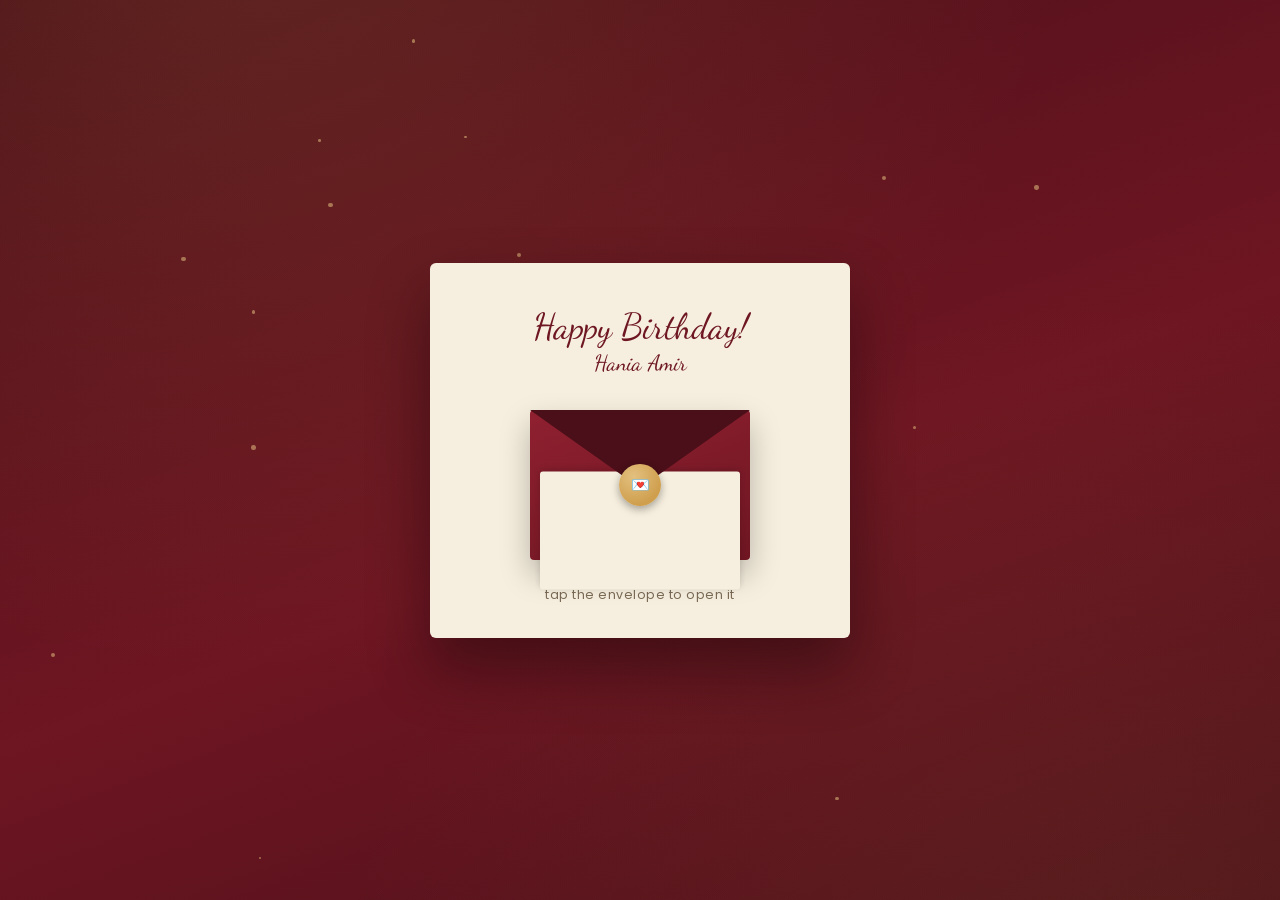
<file: envelope.html>
<!DOCTYPE html>
<html lang="en">
<head>
<meta charset="UTF-8" />
<meta name="viewport" content="width=device-width, initial-scale=1.0" />
<title>A card for you</title>
<link rel="stylesheet" href="style.css" />
<script src="config.js"></script>
<style>
  .card{
    background: var(--cream);
    color: var(--ink);
    width: min(420px, 88vw);
    padding: 42px 30px 34px;
    border-radius: 6px;
    text-align:center;
    box-shadow: 0 30px 60px var(--shadow);
    position:relative;
    z-index:2;
  }
  .card-title{
    font-family:'Dancing Script', cursive;
    font-size: 36px;
    color: var(--maroon);
    margin-bottom: 34px;
  }
  .card-title span{ display:block; font-size: 22px; margin-top:2px; }

  .envelope-wrap{
    width: 220px;
    height: 150px;
    margin: 0 auto;
    position: relative;
    cursor: pointer;
    perspective: 800px;
  }
  .env-body{
    position:absolute; inset:0;
    background: linear-gradient(160deg, var(--maroon-light), var(--maroon));
    border-radius: 4px;
    box-shadow: 0 14px 30px rgba(0,0,0,.25);
  }
  .env-flap{
    position:absolute;
    top:0; left:0; right:0;
    height: 0;
    border-left: 110px solid transparent;
    border-right: 110px solid transparent;
    border-top: 78px solid var(--maroon-deep);
    transform-origin: top center;
    transition: transform .6s cubic-bezier(.6,-0.3,.4,1.3);
    z-index: 3;
  }
  .seal{
    position:absolute;
    top: 50%; left:50%;
    width: 42px; height:42px;
    background: radial-gradient(circle at 35% 30%, var(--gold-soft), var(--gold) 70%);
    border-radius: 50%;
    transform: translate(-50%,-50%);
    box-shadow: 0 3px 8px rgba(0,0,0,.35);
    z-index: 4;
    transition: opacity .3s ease, transform .3s ease;
    display:flex; align-items:center; justify-content:center;
    font-size: 15px;
    color: var(--maroon-deep);
  }
  .letter-peek{
    position:absolute;
    left: 10px; right:10px; bottom: 6px;
    top: 26px;
    background: var(--cream);
    border-radius: 3px;
    box-shadow: 0 -2px 6px rgba(0,0,0,.15);
    transform: translateY(30%);
    transition: transform .5s ease .1s;
    z-index: 2;
  }

  .envelope-wrap.open .env-flap{ transform: rotateX(180deg); }
  .envelope-wrap.open .seal{ opacity:0; transform: translate(-50%,-50%) scale(.4); }
  .envelope-wrap.open .letter-peek{ transform: translateY(-14%); }

  .hint{
    margin-top: 26px;
    font-size: 12.5px;
    color: #7a6a55;
    letter-spacing: .04em;
  }
</style>
</head>
<body>
<div class="stage">
  <div class="sparkles" id="sparkles"></div>
  <div class="card fade-in">
    <div class="card-title">Happy Birthday!<span id="nameSpan">Bubo</span></div>

    <div class="envelope-wrap" id="envelope">
      <div class="letter-peek"></div>
      <div class="env-body"></div>
      <div class="env-flap"></div>
      <div class="seal">💌</div>
    </div>

    <div class="hint" id="hint">tap the envelope to open it</div>
  </div>
</div>

<script src="script.js"></script>
<script>
  document.getElementById("nameSpan").textContent = SURPRISE_CONFIG.recipientName;
  scatterSparkles(document.getElementById("sparkles"), 16);

  const envelope = document.getElementById("envelope");
  const hint = document.getElementById("hint");
  let opened = false;

  envelope.addEventListener("click", () => {
    if (opened) return;
    opened = true;
    envelope.classList.add("open");
    hint.textContent = "opening…";
    setTimeout(() => {
      fireConfetti(2200);
      hint.textContent = "🎉 surprise! 🎉";
    }, 500);
    setTimeout(() => {
      window.location.href = "loading.html?next=message.html";
    }, 2200);
  });
</script>
</body>
</html>
</file>
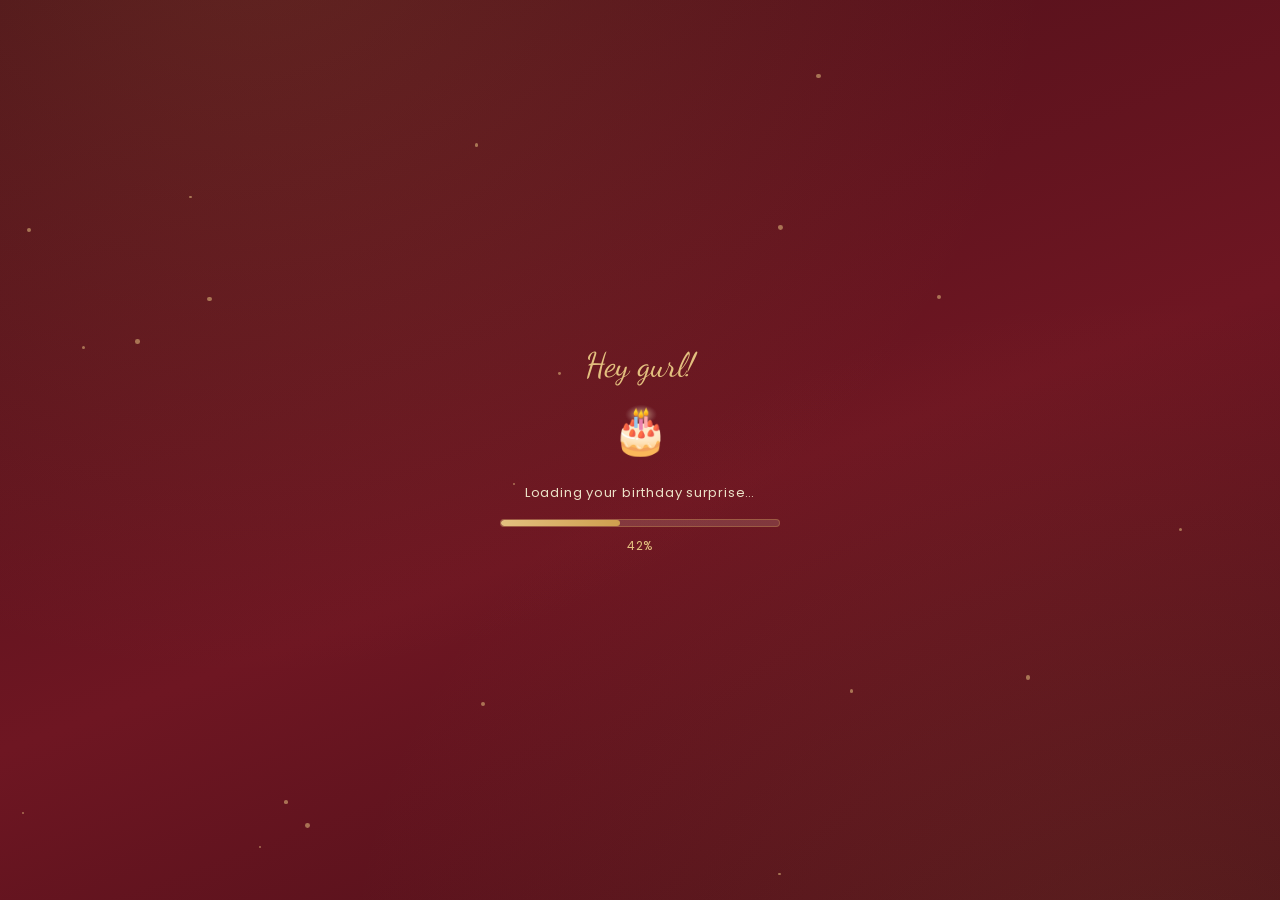
<file: loading.html>
<!DOCTYPE html>
<html lang="en">
<head>
<meta charset="UTF-8" />
<meta name="viewport" content="width=device-width, initial-scale=1.0" />
<title>Loading your surprise…</title>
<link rel="stylesheet" href="style.css" />
<style>
  .loading-card{
    text-align:center;
    position:relative;
    z-index:2;
  }
  .cake-emoji{
    font-size: 46px;
    margin: 6px 0 18px;
    display:inline-block;
    animation: bob 1.6s ease-in-out infinite;
  }
  @keyframes bob{ 0%,100%{ transform: translateY(0); } 50%{ transform: translateY(-8px); } }
  .greet{
    font-family:'Dancing Script', cursive;
    font-size: 34px;
    color: var(--gold-soft);
    margin-bottom: 4px;
  }
  .loading-label{
    font-size: 13px;
    letter-spacing:.06em;
    color: var(--cream-dim);
    margin-bottom: 16px;
  }
  .bar-track{
    width: min(280px, 70vw);
    height: 8px;
    border-radius: 999px;
    background: rgba(246,239,223,0.15);
    overflow:hidden;
    margin: 0 auto;
    border: 1px solid rgba(207,159,78,0.35);
  }
  .bar-fill{
    height:100%;
    width:0%;
    border-radius:999px;
    background: linear-gradient(90deg, var(--gold-soft), var(--gold));
    transition: width .15s linear;
  }
  .bar-pct{
    margin-top: 10px;
    font-size: 12px;
    color: var(--gold-soft);
    letter-spacing: .08em;
  }
</style>
</head>
<body>
  <div class="stage">
    <div class="sparkles" id="sparkles"></div>
    <div class="loading-card fade-in">
      <div class="greet">Hey gurl!</div>
      <div class="cake-emoji">🎂</div>
      <div class="loading-label">Loading your birthday surprise…</div>
      <div class="bar-track"><div class="bar-fill" id="barFill"></div></div>
      <div class="bar-pct" id="barPct">0%</div>
    </div>
  </div>

<script src="script.js"></script>
<script>
  scatterSparkles(document.getElementById("sparkles"), 20);

  // where to go once loading finishes — pass ?next=envelope.html in the link that opens this page
  const params = new URLSearchParams(window.location.search);
  const next = params.get("next") || "index.html";

  const fill = document.getElementById("barFill");
  const pct = document.getElementById("barPct");
  let progress = 0;

  const timer = setInterval(() => {
    // uneven increments feel more natural than a linear bar
    progress += Math.random() * 14 + 4;
    if (progress >= 100) {
      progress = 100;
      clearInterval(timer);
      setTimeout(() => { window.location.href = next; }, 350);
    }
    fill.style.width = progress + "%";
    pct.textContent = Math.floor(progress) + "%";
  }, 220);
</script>
</body>
</html>
</file>
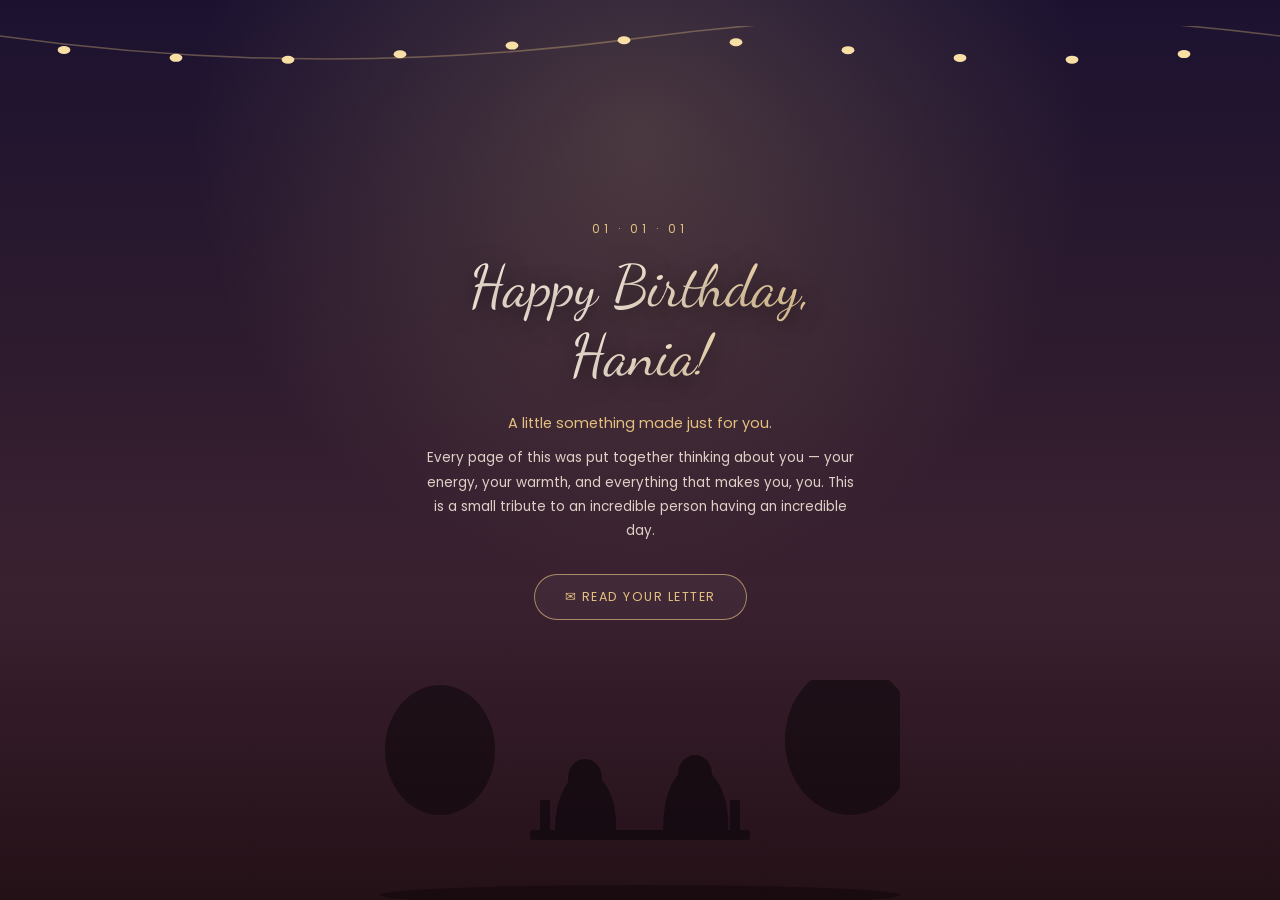
<file: message.html>
<!DOCTYPE html>
<html lang="en">
<head>
<meta charset="UTF-8" />
<meta name="viewport" content="width=device-width, initial-scale=1.0" />
<title>Happy Birthday</title>
<link rel="stylesheet" href="style.css" />
<script src="config.js"></script>
<style>
  .scene{
    min-height:100vh;
    width:100%;
    position:relative;
    overflow:hidden;
    display:flex;
    align-items:center;
    justify-content:center;
    background:
      radial-gradient(circle at 50% 15%, rgba(255,214,140,.18), transparent 45%),
      linear-gradient(180deg, #1c1230 0%, #2c1a2e 35%, #3a2130 65%, #241017 100%);
  }
  /* string lights across the top */
  .lights{ position:absolute; top:26px; left:0; right:0; height: 60px; }
  .lights svg{ width:100%; height:100%; display:block; }
  .bulb{ animation: twinkle 2.4s ease-in-out infinite; }
  @keyframes twinkle{ 0%,100%{ opacity:.55; } 50%{ opacity:1; } }

  /* silhouette figures on a bench */
  .silhouette{
    position:absolute;
    bottom: 0;
    left: 50%;
    transform: translateX(-50%);
    width: min(520px, 90vw);
    opacity: .9;
  }

  .hero-content{
    position:relative;
    z-index: 3;
    text-align:center;
    padding: 0 24px;
    margin-top: -60px;
    max-width: 520px;
  }
  .reveal{
    opacity: 0;
    transform: translateY(16px);
    animation: revealUp .8s ease forwards;
  }
  @keyframes revealUp{ to{ opacity:1; transform:none; } }

  .hero-date{
    letter-spacing:.3em;
    font-size: 12px;
    color: var(--gold-soft);
    margin-bottom: 14px;
    animation-delay: .1s;
  }
  .hero-title{
    font-family:'Dancing Script', cursive;
    font-size: clamp(34px, 7vw, 58px);
    color: #fbeee0;
    text-shadow: 0 4px 22px rgba(0,0,0,.5);
    animation-delay: .4s;
    background: linear-gradient(100deg, #fbeee0 20%, var(--gold-soft) 45%, #fbeee0 70%);
    background-size: 220% 100%;
    -webkit-background-clip: text;
    background-clip: text;
    -webkit-text-fill-color: transparent;
    animation: revealUp .8s ease forwards .4s, shimmer 5s linear infinite 1.4s;
  }
  @keyframes shimmer{ to{ background-position: -220% 0; } }
  .hero-sub{
    max-width: 440px;
    margin: 20px auto 0;
    font-size: 13.5px;
    line-height: 1.8;
    color: rgba(251,238,224,0.85);
    animation-delay: .9s;
  }
  .hero-sub em{ font-style: normal; color: var(--gold-soft); display:block; margin-bottom: 10px; font-size: 14.5px; }

  .read-btn{
    margin-top: 30px;
    display:inline-block;
    padding: 13px 30px;
    border: 1px solid rgba(227,192,127,0.65);
    border-radius: 999px;
    font-size: 12.5px;
    letter-spacing: .12em;
    color: var(--gold-soft);
    background: rgba(255,255,255,0.04);
    transition: background .25s ease, transform .2s ease;
    animation-delay: 1.4s;
  }
  .read-btn:hover{ background: rgba(227,192,127,0.15); transform: translateY(-2px); }
  .read-btn.reveal{ animation-name: revealUp, pulseGlow; animation-duration: .8s, 2.4s; animation-delay: 1.4s, 2.4s; animation-iteration-count: 1, infinite; animation-fill-mode: forwards, none; }
  @keyframes pulseGlow{ 0%,100%{ box-shadow: 0 0 0 0 rgba(227,192,127,0); } 50%{ box-shadow: 0 0 0 6px rgba(227,192,127,0.12); } }
</style>
</head>
<body>
<div class="scene">
  <div class="lights">
    <svg viewBox="0 0 800 60" preserveAspectRatio="none">
      <path d="M0,10 Q200,55 400,12 T800,10" fill="none" stroke="rgba(227,192,127,.35)" stroke-width="1.5"/>
      <g fill="#f7dfa5">
        <script>
          // bulbs drawn via JS below for even spacing
        </script>
      </g>
    </svg>
  </div>

  <svg class="silhouette" viewBox="0 0 520 220" preserveAspectRatio="xMidYMax meet">
    <!-- ground -->
    <ellipse cx="260" cy="215" rx="260" ry="10" fill="rgba(0,0,0,.35)"/>
    <!-- bench -->
    <rect x="150" y="150" width="220" height="10" rx="3" fill="#160b12"/>
    <rect x="160" y="120" width="10" height="40" fill="#160b12"/>
    <rect x="350" y="120" width="10" height="40" fill="#160b12"/>
    <!-- figure 1 -->
    <ellipse cx="205" cy="98" rx="17" ry="19" fill="#160b12"/>
    <path d="M175,150 C175,110 195,90 205,90 C218,90 238,112 236,150 Z" fill="#160b12"/>
    <!-- figure 2 -->
    <ellipse cx="315" cy="94" rx="17" ry="19" fill="#160b12"/>
    <path d="M283,150 C283,105 300,86 315,86 C330,86 350,108 348,150 Z" fill="#160b12"/>
    <!-- tree hints -->
    <ellipse cx="60" cy="70" rx="55" ry="65" fill="rgba(10,4,8,.55)"/>
    <ellipse cx="470" cy="60" rx="65" ry="75" fill="rgba(10,4,8,.55)"/>
  </svg>

  <div class="hero-content">
    <div class="hero-date reveal" id="heroDate">01 · 01 · 01</div>
    <div class="hero-title reveal" id="heroHeadline">Happy Birthday Baby!</div>
    <div class="hero-sub reveal">
      <em id="heroSub1">—</em>
      <span id="heroSub2"></span>
    </div>
    <a class="read-btn reveal" href="loading.html?next=letter.html">✉ READ YOUR LETTER</a>
  </div>
</div>

<script src="script.js"></script>
<script>
  document.getElementById("heroDate").textContent = SURPRISE_CONFIG.heroDate;
  document.getElementById("heroHeadline").textContent = SURPRISE_CONFIG.heroHeadline;
  document.getElementById("heroSub1").textContent = SURPRISE_CONFIG.heroSubline1;
  document.getElementById("heroSub2").textContent = SURPRISE_CONFIG.heroSubline2;

  // draw evenly spaced twinkling bulbs along the light string
  const g = document.querySelector(".lights svg g");
  const positions = [40,110,180,250,320,390,460,530,600,670,740];
  positions.forEach((x,i) => {
    const y = 10 + Math.sin(i*0.9) * 10 + 14;
    const c = document.createElementNS("http://www.w3.org/2000/svg","circle");
    c.setAttribute("cx", x); c.setAttribute("cy", y); c.setAttribute("r", 4);
    c.setAttribute("class","bulb");
    c.style.animationDelay = (i*0.15)+"s";
    g.appendChild(c);
  });
</script>
</body>
</html>
</file>
<file: style.css>
@import url('https://fonts.googleapis.com/css2?family=Playfair+Display:ital,wght@0,500;0,600;0,700;1,500&family=Dancing+Script:wght@600;700&family=Poppins:wght@300;400;500;600&display=swap');

:root{
  --maroon-deep: #4a0f18;
  --maroon: #6e1622;
  --maroon-light: #8f2030;
  --cream: #f6efdf;
  --cream-dim: #ece2c8;
  --gold: #cf9f4e;
  --gold-soft: #e3c07f;
  --ink: #2c1810;
  --shadow: rgba(20, 4, 6, 0.45);
}

*{ box-sizing: border-box; margin:0; padding:0; }

html,body{
  height:100%;
  font-family:'Poppins', sans-serif;
  color: var(--cream);
  background: var(--maroon-deep);
  -webkit-font-smoothing: antialiased;
}

.script{ font-family:'Dancing Script', cursive; }
.display{ font-family:'Playfair Display', serif; }

.stage{
  min-height:100vh;
  width:100%;
  display:flex;
  align-items:center;
  justify-content:center;
  position:relative;
  overflow:hidden;
  background:
    radial-gradient(ellipse at 20% -10%, rgba(207,159,78,0.14), transparent 55%),
    radial-gradient(ellipse at 90% 110%, rgba(207,159,78,0.10), transparent 50%),
    linear-gradient(160deg, var(--maroon-deep) 0%, var(--maroon) 55%, var(--maroon-deep) 100%);
  padding: 32px 20px;
}

/* soft floating dust/sparkle layer used on several pages */
.sparkles{ position:absolute; inset:0; pointer-events:none; }
.sparkles span{
  position:absolute;
  width:4px; height:4px;
  border-radius:50%;
  background: var(--gold-soft);
  opacity:.55;
  animation: drift 7s ease-in-out infinite;
}
@keyframes drift{
  0%,100%{ transform: translateY(0) scale(1); opacity:.25; }
  50%{ transform: translateY(-18px) scale(1.4); opacity:.7; }
}

a{ color:inherit; text-decoration:none; }
button{ font-family:inherit; cursor:pointer; border:none; background:none; color:inherit; }

::selection{ background: var(--gold); color: var(--maroon-deep); }

.fade-in{ animation: fadeIn 1.1s ease both; }
@keyframes fadeIn{ from{ opacity:0; transform: translateY(14px);} to{ opacity:1; transform:none; } }

.reduced-motion, [data-reduced-motion="true"] *{ animation-duration: .001ms !important; transition-duration: .001ms !important; }

@media (prefers-reduced-motion: reduce){
  *{ animation-duration: .001ms !important; transition-duration: .001ms !important; }
}
</file>
